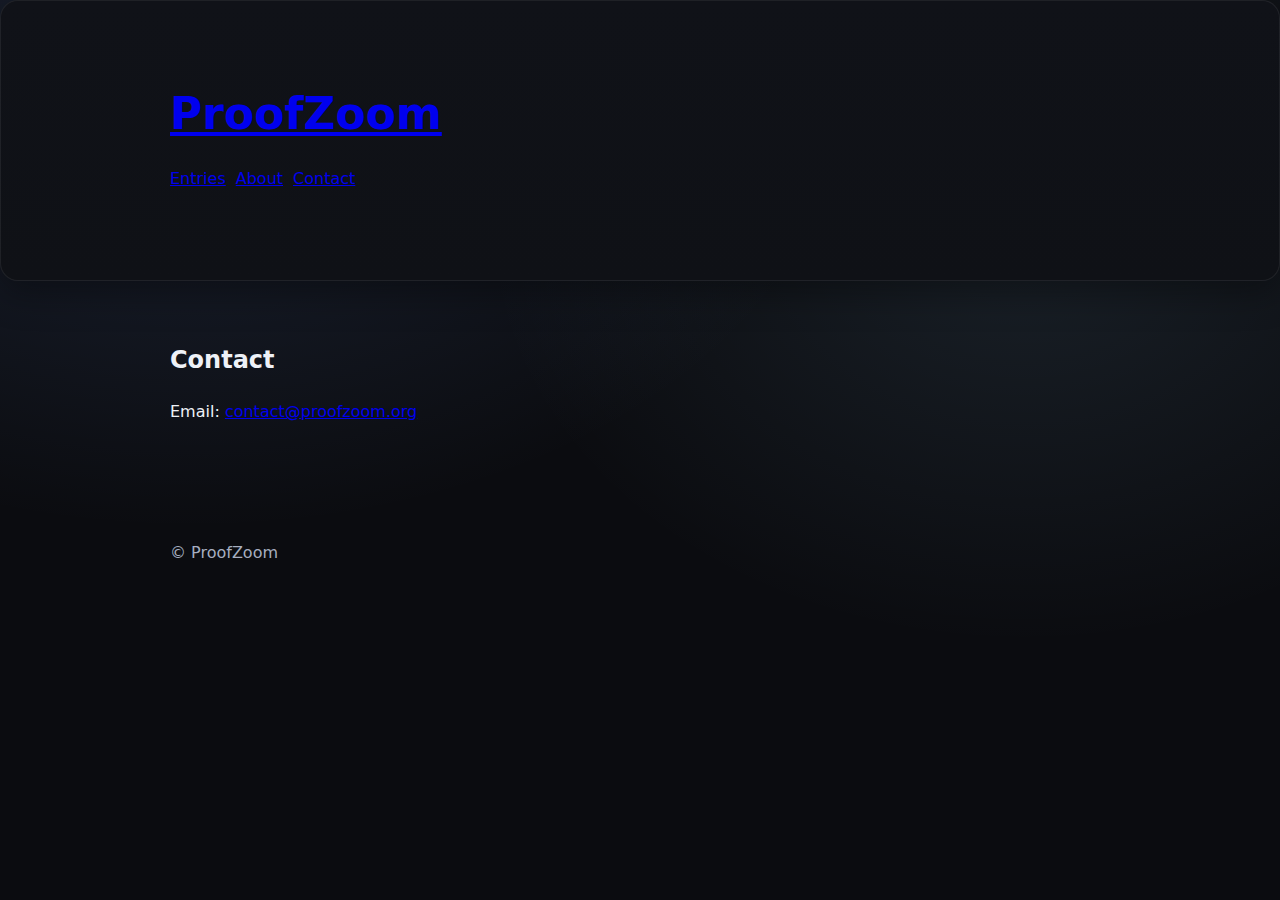
<file: contact.html>
<!doctype html>
<html lang="en">
<head>
  <meta charset="utf-8" />
  <meta name="viewport" content="width=device-width,initial-scale=1" />
  <title>ProofZoom — Contact</title>
  <link rel="stylesheet" href="style.css" />
</head>
<body>
  <header class="header">
    <div class="container">
      <h1><a href="index.html" class="brand">ProofZoom</a></h1>
      <nav class="nav">
        <a href="entries.html">Entries</a>
        <a href="about.html">About</a>
        <a href="contact.html" aria-current="page">Contact</a>
      </nav>
    </div>
  </header>

  <main class="container">
    <h2>Contact</h2>
    <p>Email: <a href="mailto:contact@proofzoom.org">contact@proofzoom.org</a></p>
  </main>

  <footer class="site-footer">
    <div class="container muted">© ProofZoom</div>
  </footer>
</body>
</html>
</file>
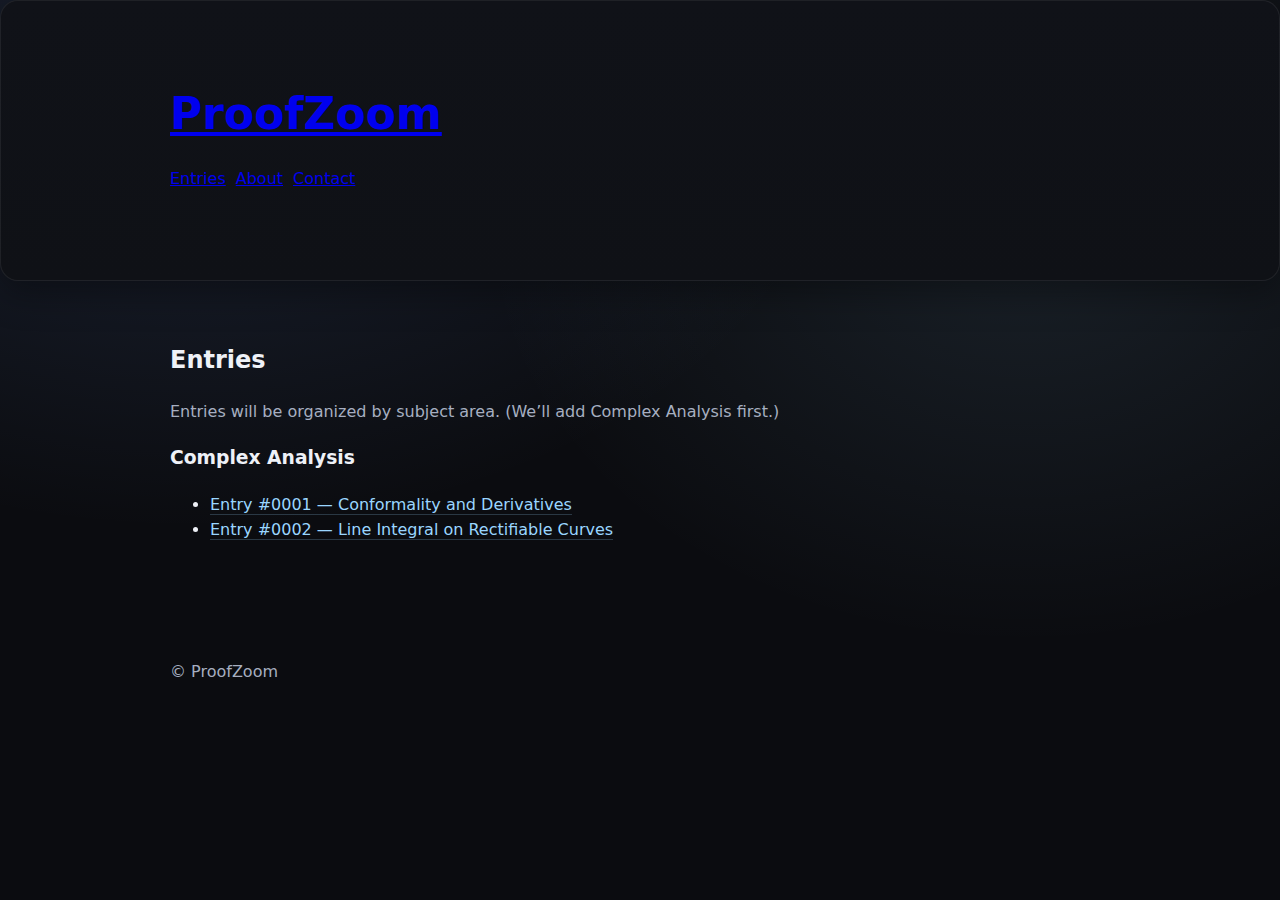
<file: entries.html>
<!doctype html>
<html lang="en">
<head>
  <meta charset="utf-8" />
  <meta name="viewport" content="width=device-width,initial-scale=1" />
  <title>ProofZoom — Entries</title>
  <link rel="stylesheet" href="style.css" />
</head>
<body>
  <header class="header">
    <div class="container">
      <h1><a href="index.html" class="brand">ProofZoom</a></h1>
      <nav class="nav">
        <a href="entries.html" aria-current="page">Entries</a>
        <a href="about.html">About</a>
        <a href="contact.html">Contact</a>
      </nav>
    </div>
  </header>

  <main class="container">
    <h2>Entries</h2>
    <p class="muted">Entries will be organized by subject area. (We’ll add Complex Analysis first.)</p>

    <h3>Complex Analysis</h3>
    <ul>
  <li><a class="link" href="entries/complex-analysis/entry-0001-conformality.html">Entry #0001 — Conformality and Derivatives</a></li>
  <li><a class="link" href="entries/complex-analysis/entry-0002-line-integral-on-rectifiable-curves.html">Entry #0002 — Line Integral on Rectifiable Curves</a></li>
</ul>

  </main>

  <footer class="site-footer">
    <div class="container muted">
      © ProofZoom
    </div>
  </footer>
</body>
</html>
</file>
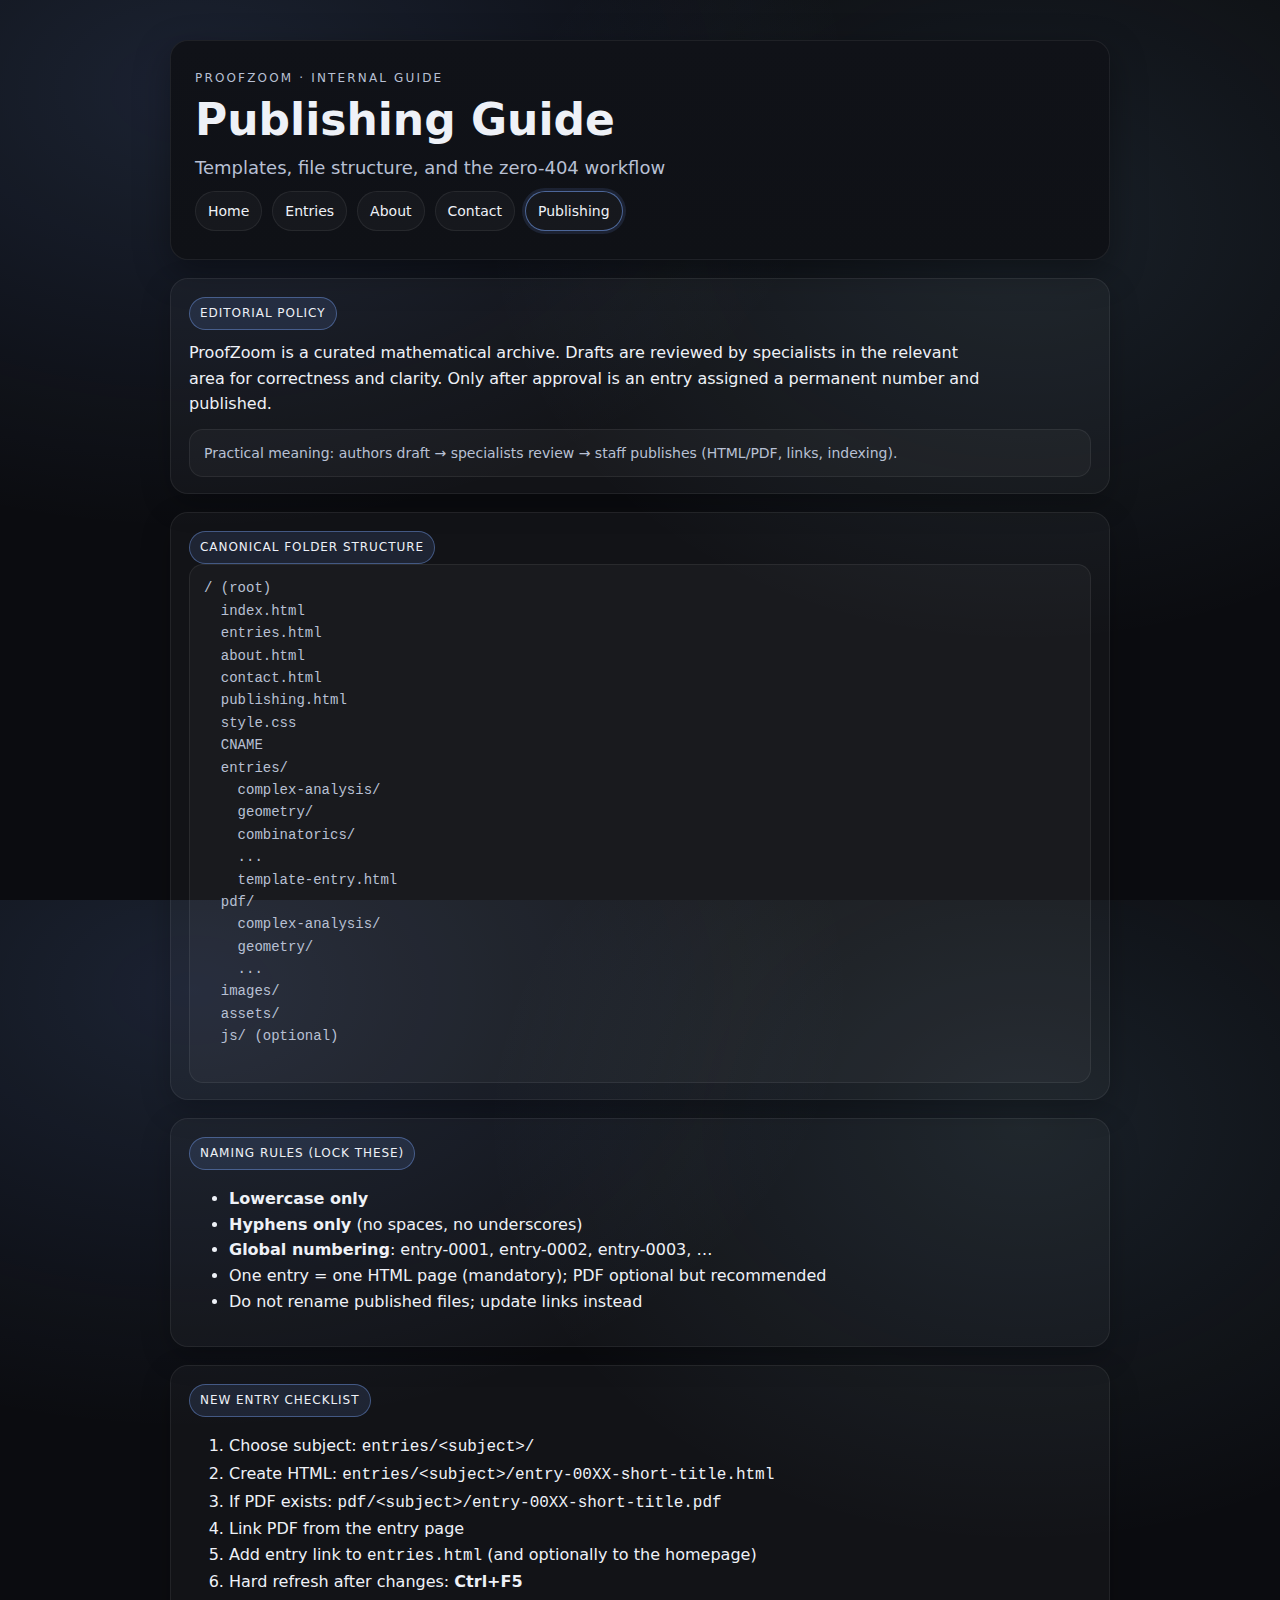
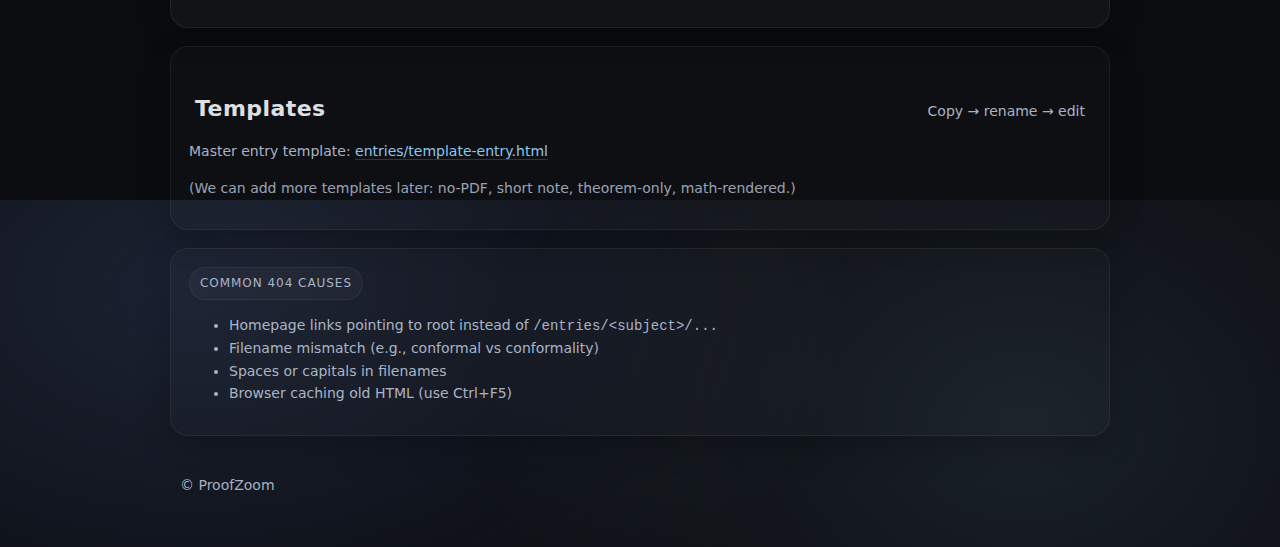
<file: publishing.html>
<!doctype html>
<html lang="en">
<head>
  <meta charset="utf-8" />
  <meta name="viewport" content="width=device-width,initial-scale=1" />
  <title>ProofZoom — Publishing Guide</title>
  <link rel="stylesheet" href="style.css" />
</head>

<body>
  <div class="container">

    <header class="header">
      <div class="kicker">ProofZoom · Internal Guide</div>
      <h1 class="brand">Publishing Guide</h1>
      <p class="subtitle">Templates, file structure, and the zero-404 workflow</p>

      <nav class="nav" aria-label="Primary">
        <a class="pill" href="index.html">Home</a>
        <a class="pill" href="entries.html">Entries</a>
        <a class="pill" href="about.html">About</a>
        <a class="pill" href="contact.html">Contact</a>
        <a class="pill active" href="publishing.html" aria-current="page">Publishing</a>
      </nav>
    </header>

    <main>

      <section class="section">
        <div class="card">
          <span class="badge">Editorial policy</span>
          <p class="lead">
            ProofZoom is a curated mathematical archive. Drafts are reviewed by specialists in the relevant area
            for correctness and clarity. Only after approval is an entry assigned a permanent number and published.
          </p>
          <div class="block small">
            Practical meaning: authors draft → specialists review → staff publishes (HTML/PDF, links, indexing).
          </div>
        </div>
      </section>

      <section class="section">
        <div class="card">
          <span class="badge">Canonical folder structure</span>
          <div class="block small">
            <pre style="margin:0; white-space:pre-wrap;">
/ (root)
  index.html
  entries.html
  about.html
  contact.html
  publishing.html
  style.css
  CNAME
  entries/
    complex-analysis/
    geometry/
    combinatorics/
    ...
    template-entry.html
  pdf/
    complex-analysis/
    geometry/
    ...
  images/
  assets/
  js/ (optional)
            </pre>
          </div>
        </div>
      </section>

      <section class="section">
        <div class="card">
          <span class="badge">Naming rules (lock these)</span>
          <ul>
            <li><strong>Lowercase only</strong></li>
            <li><strong>Hyphens only</strong> (no spaces, no underscores)</li>
            <li><strong>Global numbering</strong>: entry-0001, entry-0002, entry-0003, …</li>
            <li>One entry = one HTML page (mandatory); PDF optional but recommended</li>
            <li>Do not rename published files; update links instead</li>
          </ul>
        </div>
      </section>

      <section class="section">
        <div class="card">
          <span class="badge">New entry checklist</span>
          <ol>
            <li>Choose subject: <code>entries/&lt;subject&gt;/</code></li>
            <li>Create HTML: <code>entries/&lt;subject&gt;/entry-00XX-short-title.html</code></li>
            <li>If PDF exists: <code>pdf/&lt;subject&gt;/entry-00XX-short-title.pdf</code></li>
            <li>Link PDF from the entry page</li>
            <li>Add entry link to <code>entries.html</code> (and optionally to the homepage)</li>
            <li>Hard refresh after changes: <strong>Ctrl+F5</strong></li>
          </ol>
        </div>
      </section>

      <section class="section">
        <div class="card subtle">
          <div class="section-head">
            <h2 class="h1">Templates</h2>
            <p class="meta">Copy → rename → edit</p>
          </div>

          <p class="small">
            Master entry template:
            <a class="link" href="entries/template-entry.html" target="_blank" rel="noopener">entries/template-entry.html</a>
          </p>

          <p class="small muted">
            (We can add more templates later: no-PDF, short note, theorem-only, math-rendered.)
          </p>
        </div>
      </section>

      <section class="section">
        <div class="card subtle">
          <span class="badge ghost">Common 404 causes</span>
          <ul class="small">
            <li>Homepage links pointing to root instead of <code>/entries/&lt;subject&gt;/...</code></li>
            <li>Filename mismatch (e.g., conformal vs conformality)</li>
            <li>Spaces or capitals in filenames</li>
            <li>Browser caching old HTML (use Ctrl+F5)</li>
          </ul>
        </div>
      </section>

    </main>

    <footer class="footer">
      <div class="muted small">© ProofZoom</div>
    </footer>

  </div>
</body>
</html>
</file>
<file: style.css>
:root{
  --bg: #0b0c10;
  --panel: #101218;
  --panel2: #0f1116;
  --text: #eef1f7;
  --muted: #b8c0d4;
  --soft: rgba(255,255,255,.10);
  --soft2: rgba(255,255,255,.07);
  --accent: #7aa7ff;
  --accent2: #9ad6ff;
  --shadow: 0 12px 35px rgba(0,0,0,.35);
  --radius: 18px;
}

*{ box-sizing:border-box; }
html,body{ height:100%; }
body{
  margin:0;
  background: radial-gradient(1200px 800px at 15% 10%, rgba(122,167,255,.14), transparent 55%),
              radial-gradient(900px 700px at 80% 25%, rgba(154,214,255,.10), transparent 60%),
              var(--bg);
  color:var(--text);
  font: 16px/1.6 ui-sans-serif, system-ui, -apple-system, Segoe UI, Roboto, Arial, "Apple Color Emoji","Segoe UI Emoji";
}

.container{
  max-width: 980px;
  margin: 0 auto;
  padding: 40px 20px 60px;
}

.header{
  padding: 28px 24px;
  background: linear-gradient(180deg, var(--panel), var(--panel2));
  border: 1px solid var(--soft2);
  border-radius: var(--radius);
  box-shadow: var(--shadow);
}

.kicker{
  letter-spacing: .18em;
  text-transform: uppercase;
  font-size: 12px;
  color: var(--muted);
  margin-bottom: 8px;
}

.brand{
  margin:0;
  font-size: 44px;
  line-height: 1.08;
}

.subtitle{
  margin: 10px 0 0;
  font-size: 18px;
  color: var(--muted);
}

.byline{
  margin: 10px 0 18px;
  color: var(--muted);
}

.muted{ color: var(--muted); opacity: .9; }

.nav{
  display:flex;
  flex-wrap:wrap;
  gap:10px;
  margin-top: 8px;
}

.pill{
  display:inline-block;
  padding: 8px 12px;
  border-radius: 999px;
  border: 1px solid var(--soft2);
  background: rgba(255,255,255,.03);
  color: var(--text);
  text-decoration:none;
  font-size: 14px;
}
.pill:hover{ border-color: rgba(122,167,255,.35); }
.pill.active{
  border-color: rgba(122,167,255,.55);
  box-shadow: 0 0 0 3px rgba(122,167,255,.12);
}

main{ margin-top: 18px; }

.section{
  margin-top: 18px;
}

.section-head{
  display:flex;
  justify-content: space-between;
  align-items: baseline;
  gap: 14px;
  margin: 26px 6px 10px;
}

.h1{
  margin:0;
  font-size: 22px;
  letter-spacing: .02em;
}

.meta{
  margin:0;
  color: var(--muted);
  font-size: 14px;
}

.hero{
  padding: 18px 6px 6px;
}

.lead{
  margin: 10px 0 12px;
  color: var(--text);
  font-size: 16px;
  max-width: 78ch;
}

.block{
  padding: 12px 14px;
  border-radius: 14px;
  border: 1px solid var(--soft2);
  background: rgba(255,255,255,.03);
}

.small{ font-size: 14px; color: var(--muted); }

.grid{
  display:grid;
  grid-template-columns: repeat(2, minmax(0,1fr));
  gap: 14px;
}

@media (max-width: 860px){
  .grid{ grid-template-columns: 1fr; }
  .brand{ font-size: 38px; }
}

.card{
  padding: 18px 18px 16px;
  border-radius: var(--radius);
  border: 1px solid var(--soft2);
  background: rgba(255,255,255,.03);
  box-shadow: 0 10px 30px rgba(0,0,0,.22);
}

.card.subtle{
  background: rgba(255,255,255,.02);
  opacity: .92;
}

.card-title{
  margin: 10px 0 6px;
  font-size: 18px;
  line-height: 1.3;
}

.badge{
  display:inline-block;
  font-size: 12px;
  letter-spacing: .08em;
  text-transform: uppercase;
  color: var(--text);
  border: 1px solid rgba(122,167,255,.40);
  background: rgba(122,167,255,.12);
  padding: 6px 10px;
  border-radius: 999px;
}
.badge.ghost{
  border-color: var(--soft2);
  background: rgba(255,255,255,.03);
  color: var(--muted);
}

.btnrow{ margin-top: 14px; display:flex; gap: 10px; flex-wrap:wrap; }

.btn{
  display:inline-block;
  padding: 10px 14px;
  border-radius: 12px;
  text-decoration:none;
  border: 1px solid var(--soft2);
  background: rgba(255,255,255,.03);
  color: var(--text);
  font-size: 14px;
}

.btn.primary{
  border-color: rgba(122,167,255,.55);
  background: rgba(122,167,255,.14);
}
.btn.primary:hover{ background: rgba(122,167,255,.20); }

.btn.disabled{
  opacity: .55;
  cursor: not-allowed;
}

.inline-links{
  margin-top: 12px;
  display:flex;
  align-items:center;
  gap: 10px;
}

.link{
  color: var(--accent2);
  text-decoration: none;
  border-bottom: 1px solid rgba(154,214,255,.22);
}
.link:hover{ border-bottom-color: rgba(154,214,255,.45); }
.dot{ color: var(--muted); }

.footer{
  margin-top: 22px;
  padding: 16px 10px 0;
  color: var(--muted);
}
/* Contact page readability */
.contact-page {
  color: #ffffff;
}

.contact-page .muted,
.contact-page .small,
.contact-page .meta {
  color: #e0e0e0;
}

.contact-page a {
  color: #ffffff;
}
</file>
